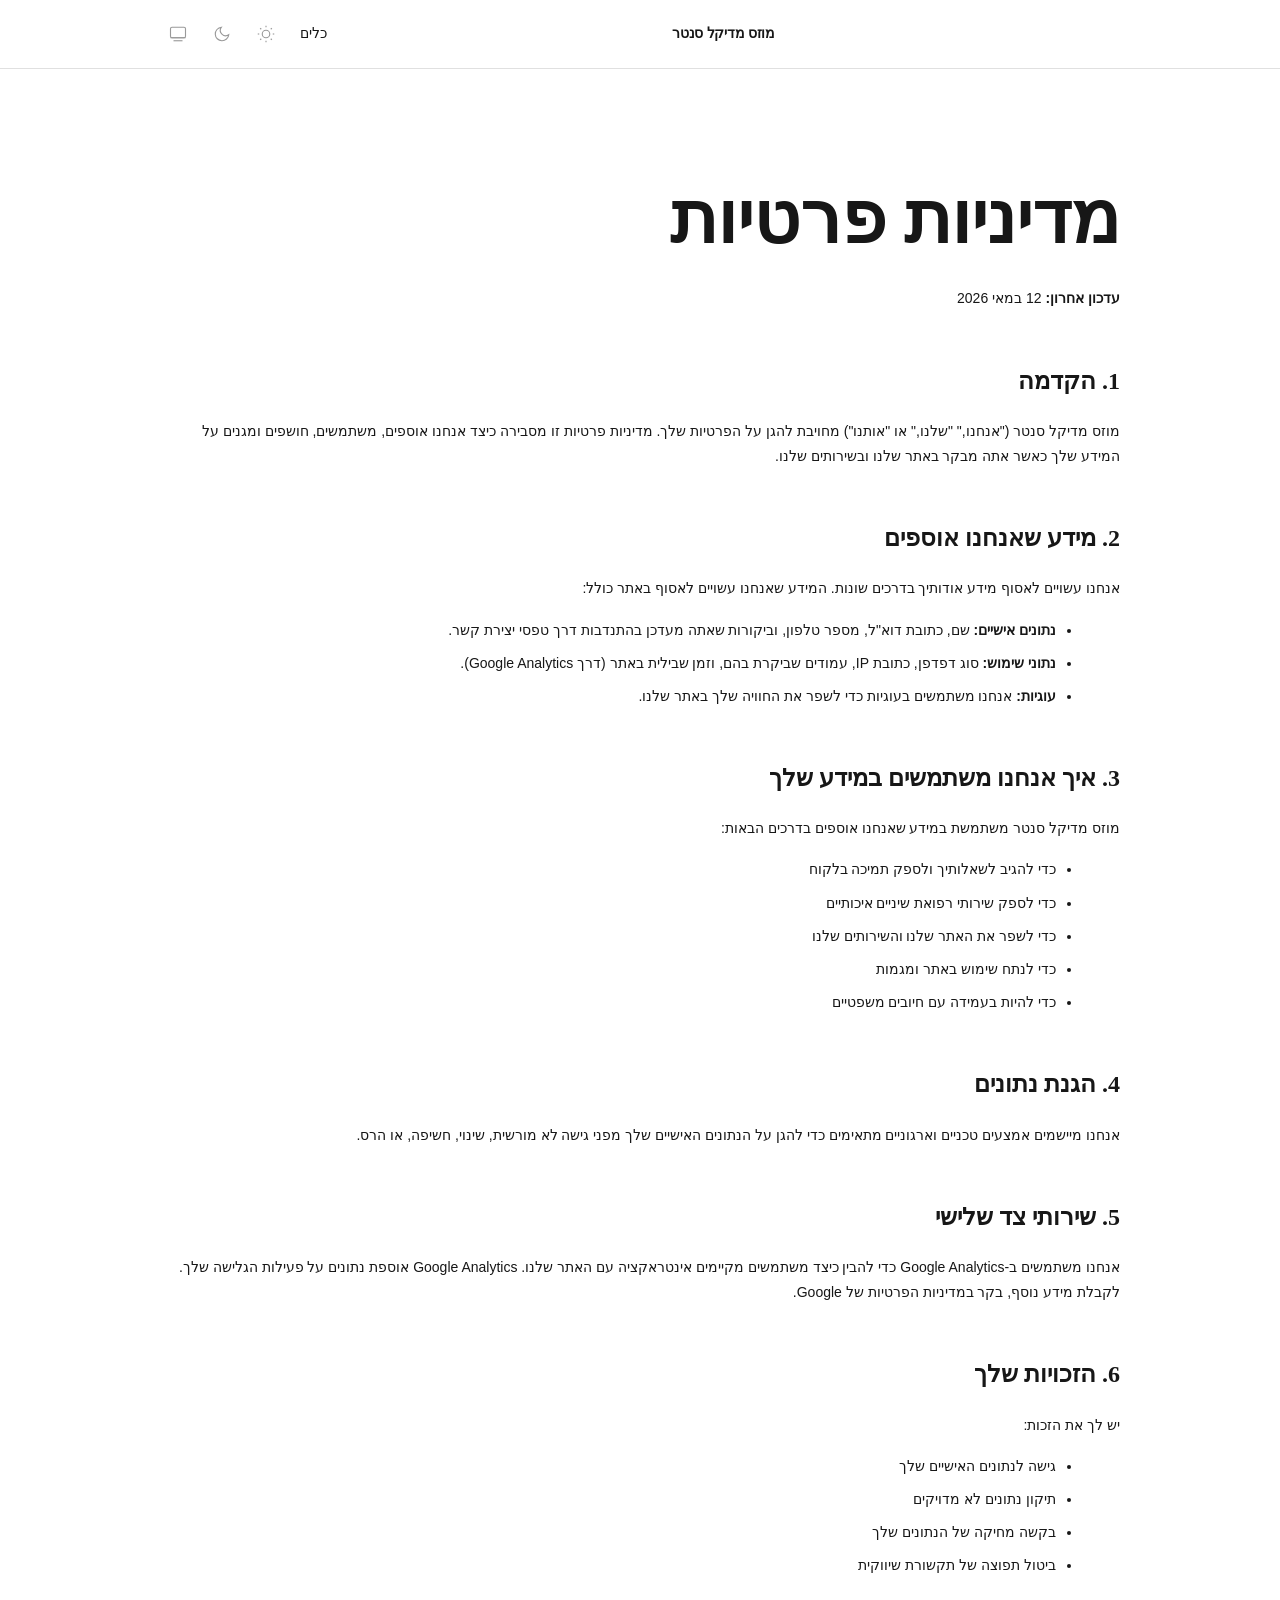
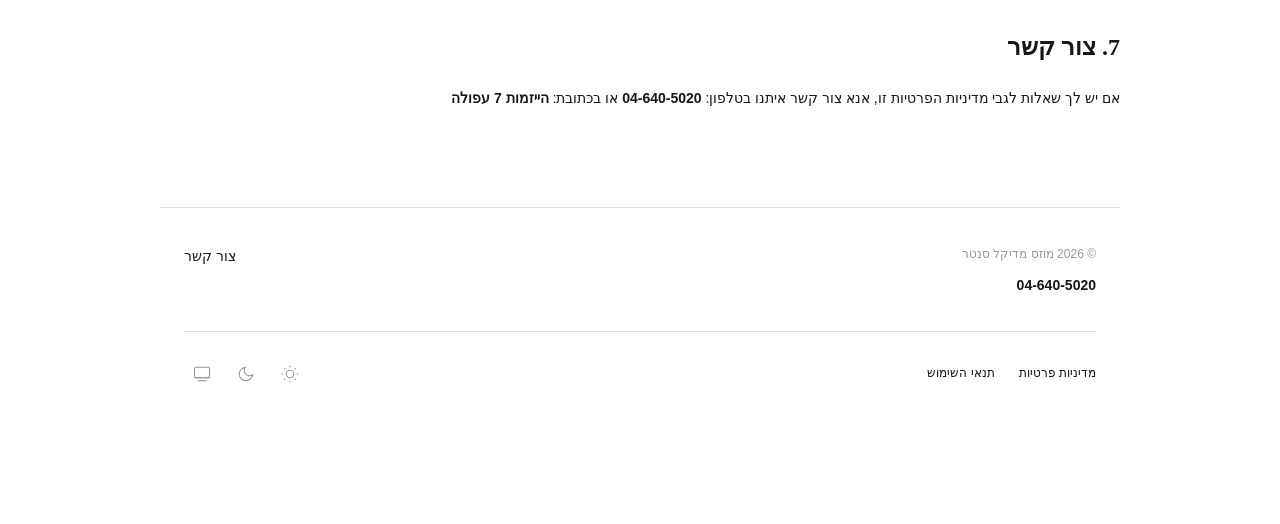
<file: public/privacy-policy-he.html>
<!DOCTYPE html>
<html lang="he" dir="rtl">
<head>
    <meta charset="UTF-8">
    <meta name="viewport" content="width=device-width, initial-scale=1.0">
    <title>מדיניות פרטיות - מוזס מדיקל סנטר</title>
    <style>
        :root {
            color-scheme: light dark;
        }

        :root[data-theme="dark"],
        :root {
            --background: #171717;
            --surface: #000000;
            --text-primary: #eaeaea;
            --text-muted: #686868;
            --accent: #0070f3;
            --border: #383838;
            --ease: cubic-bezier(0.5, 0.25, 0.35, 1);
        }

        :root[data-theme="light"] {
            --background: #ffffff;
            --surface: #ffffff;
            --text-primary: #171717;
            --text-muted: #999999;
            --accent: #0070f3;
            --border: #e0e0e0;
            --ease: cubic-bezier(0.5, 0.25, 0.35, 1);
        }

        body {
            background-color: var(--background);
            font-family: Geist, -apple-system, BlinkMacSystemFont, 'Segoe UI', Roboto, sans-serif;
            max-width: 960px;
            margin: 0 auto;
            padding: 96px 24px;
            line-height: 1.8;
            color: var(--text-primary);
            direction: rtl;
            transition: background-color 0.15s var(--ease), color 0.15s var(--ease);
        }
        h1 {
            font-family: Georgia, serif;
            font-size: 72px;
            font-weight: 700;
            color: var(--text-primary);
            line-height: 1.2;
            margin: 0 0 24px 0;
        }
        h2 {
            font-family: Georgia, serif;
            font-size: 24px;
            font-weight: 700;
            color: var(--text-primary);
            margin-top: 48px;
            margin-bottom: 16px;
        }
        p {
            font-size: 14px;
            line-height: 1.8;
            color: var(--text-primary);
            margin: 0 0 16px 0;
        }
        strong {
            color: var(--text-primary);
            font-weight: 600;
        }
        ul {
            font-size: 14px;
            line-height: 1.8;
            color: var(--text-primary);
            margin: 0 24px 16px 0;
        }
        li {
            margin-bottom: 8px;
        }
        a {
            color: var(--accent);
            text-decoration: none;
            transition: color 0.15s var(--ease);
        }
        a:hover {
            color: var(--accent);
            text-decoration: underline;
        }
        hr {
            border: none;
            border-top: 1px solid var(--border);
            margin: 48px 0;
        }
        .content {
            max-width: 960px;
            margin: 0 auto;
        }
    </style>
    <script>
        function updateThemeButtons() {
            const theme = localStorage.getItem('theme') || 'auto';
            ['nav-theme-light', 'nav-theme-dark', 'nav-theme-auto', 'footer-theme-light', 'footer-theme-dark', 'footer-theme-auto'].forEach(id => {
                const btn = document.getElementById(id);
                if (btn) {
                    const btnTheme = id.split('-')[2];
                    if (btnTheme === theme) {
                        btn.style.background = 'var(--surface)';
                        btn.style.border = '1px solid var(--border)';
                        btn.style.color = 'var(--text-primary)';
                    } else {
                        btn.style.background = 'transparent';
                        btn.style.border = 'none';
                        btn.style.color = 'var(--text-muted)';
                    }
                }
            });
        }

        function setTheme(newTheme) {
            localStorage.setItem('theme', newTheme);
            let effectiveTheme = newTheme;
            if (newTheme === 'auto') {
                effectiveTheme = window.matchMedia('(prefers-color-scheme: dark)').matches ? 'dark' : 'light';
            }
            document.documentElement.setAttribute('data-theme', effectiveTheme);
            updateThemeButtons();
        }

        (function() {
            const theme = localStorage.getItem('theme') || 'auto';
            let effectiveTheme = theme;
            if (theme === 'auto') {
                effectiveTheme = window.matchMedia('(prefers-color-scheme: dark)').matches ? 'dark' : 'light';
            }
            document.documentElement.setAttribute('data-theme', effectiveTheme);
            updateThemeButtons();
        })();
    </script>
</head>
<body>
    <!-- Nav -->
    <nav style="position: fixed; top: 0; left: 0; right: 0; z-index: 50; background: var(--background); border-bottom: 1px solid var(--border); color: var(--text-primary); transition: background 0.15s var(--ease), border-color 0.15s var(--ease), color 0.15s var(--ease);">
      <div style="max-width: 960px; margin: 0 auto; padding: 16px 24px; display: flex; align-items: center; justify-content: space-between; direction: rtl;">
        <div></div>
        <a href="/" style="display: flex; align-items: center; gap: 8px; text-decoration: none; cursor: pointer; transition: opacity 0.15s cubic-bezier(0.5, 0.25, 0.35, 1);" onmouseover="this.style.opacity='0.8'" onmouseout="this.style.opacity='1'">
          <span style="font-size: 14px; font-weight: 700; color: var(--text-primary); letter-spacing: -0.02em;">מוזס מדיקל סנטר</span>
        </a>
        <div style="display: flex; align-items: center; gap: 16px;">
          <a href="/tools" style="color: var(--text-primary); text-decoration: none; font-size: 14px; cursor: pointer; transition: color 0.15s var(--ease);">כלים</a>
          <div style="display: inline-flex; align-items: center; gap: 8px;">
            <button onclick="setTheme('light')" aria-label="Light mode" style="background: transparent; border: none; width: 36px; height: 36px; padding: 0; display: flex; align-items: center; justify-content: center; cursor: pointer; transition: background 0.15s var(--ease), border 0.15s var(--ease); border-radius: 50%;" id="nav-theme-light"><svg width="18" height="18" viewBox="0 0 24 24" fill="none" stroke="currentColor" stroke-width="1.5" style="color: var(--text-muted);" class="theme-icon"><circle cx="12" cy="12" r="5"/><line x1="12" y1="1" x2="12" y2="3"/><line x1="12" y1="21" x2="12" y2="23"/><line x1="4.22" y1="4.22" x2="5.64" y2="5.64"/><line x1="18.36" y1="18.36" x2="19.78" y2="19.78"/><line x1="1" y1="12" x2="3" y2="12"/><line x1="21" y1="12" x2="23" y2="12"/><line x1="4.22" y1="19.78" x2="5.64" y2="18.36"/><line x1="18.36" y1="5.64" x2="19.78" y2="4.22"/></svg></button>
            <button onclick="setTheme('dark')" aria-label="Dark mode" style="background: transparent; border: none; width: 36px; height: 36px; padding: 0; display: flex; align-items: center; justify-content: center; cursor: pointer; transition: background 0.15s var(--ease), border 0.15s var(--ease); border-radius: 50%;" id="nav-theme-dark"><svg width="18" height="18" viewBox="0 0 24 24" fill="none" stroke="currentColor" stroke-width="1.5" style="color: var(--text-muted);" class="theme-icon"><path d="M21 12.79A9 9 0 1 1 11.21 3 7 7 0 0 0 21 12.79z"/></svg></button>
            <button onclick="setTheme('auto')" aria-label="Auto mode" style="background: transparent; border: none; width: 36px; height: 36px; padding: 0; display: flex; align-items: center; justify-content: center; cursor: pointer; transition: background 0.15s var(--ease), border 0.15s var(--ease); border-radius: 50%;" id="nav-theme-auto"><svg width="18" height="18" viewBox="0 0 24 24" fill="none" stroke="currentColor" stroke-width="1.5" style="color: var(--text-muted);" class="theme-icon"><rect x="2" y="3" width="20" height="14" rx="2" ry="2"/><line x1="2" y1="17" x2="22" y2="17"/><line x1="6" y1="21" x2="18" y2="21"/></svg></button>
          </div>
        </div>
      </div>
    </nav>
    <div style="height: 80px;"></div>

    <div class="content">
    <h1>מדיניות פרטיות</h1>
    <p><strong>עדכון אחרון:</strong> 12 במאי 2026</p>

    <h2>1. הקדמה</h2>
    <p>מוזס מדיקל סנטר ("אנחנו," "שלנו," או "אותנו") מחויבת להגן על הפרטיות שלך. מדיניות פרטיות זו מסבירה כיצד אנחנו אוספים, משתמשים, חושפים ומגנים על המידע שלך כאשר אתה מבקר באתר שלנו ובשירותים שלנו.</p>

    <h2>2. מידע שאנחנו אוספים</h2>
    <p>אנחנו עשויים לאסוף מידע אודותיך בדרכים שונות. המידע שאנחנו עשויים לאסוף באתר כולל:</p>
    <ul>
        <li><strong>נתונים אישיים:</strong> שם, כתובת דוא"ל, מספר טלפון, וביקורות שאתה מעדכן בהתנדבות דרך טפסי יצירת קשר.</li>
        <li><strong>נתוני שימוש:</strong> סוג דפדפן, כתובת IP, עמודים שביקרת בהם, וזמן שבילית באתר (דרך Google Analytics).</li>
        <li><strong>עוגיות:</strong> אנחנו משתמשים בעוגיות כדי לשפר את החוויה שלך באתר שלנו.</li>
    </ul>

    <h2>3. איך אנחנו משתמשים במידע שלך</h2>
    <p>מוזס מדיקל סנטר משתמשת במידע שאנחנו אוספים בדרכים הבאות:</p>
    <ul>
        <li>כדי להגיב לשאלותיך ולספק תמיכה בלקוח</li>
        <li>כדי לספק שירותי רפואת שיניים איכותיים</li>
        <li>כדי לשפר את האתר שלנו והשירותים שלנו</li>
        <li>כדי לנתח שימוש באתר ומגמות</li>
        <li>כדי להיות בעמידה עם חיובים משפטיים</li>
    </ul>

    <h2>4. הגנת נתונים</h2>
    <p>אנחנו מיישמים אמצעים טכניים וארגוניים מתאימים כדי להגן על הנתונים האישיים שלך מפני גישה לא מורשית, שינוי, חשיפה, או הרס.</p>

    <h2>5. שירותי צד שלישי</h2>
    <p>אנחנו משתמשים ב-Google Analytics כדי להבין כיצד משתמשים מקיימים אינטראקציה עם האתר שלנו. Google Analytics אוספת נתונים על פעילות הגלישה שלך. לקבלת מידע נוסף, בקר במדיניות הפרטיות של Google.</p>

    <h2>6. הזכויות שלך</h2>
    <p>יש לך את הזכות:</p>
    <ul>
        <li>גישה לנתונים האישיים שלך</li>
        <li>תיקון נתונים לא מדויקים</li>
        <li>בקשה מחיקה של הנתונים שלך</li>
        <li>ביטול תפוצה של תקשורת שיווקית</li>
    </ul>

    <h2>7. צור קשר</h2>
    <p>אם יש לך שאלות לגבי מדיניות הפרטיות זו, אנא צור קשר איתנו בטלפון: <strong>04-640-5020</strong> או בכתובת: <strong>הייזמות 7 עפולה</strong></p>
    </div>

    <!-- Footer -->
    <footer style="padding: 36px 24px; border-top: 1px solid var(--border); background-color: var(--background); transition: background 0.15s var(--ease), border-color 0.15s var(--ease); margin-top: 96px;">
      <div style="max-width: 960px; margin: 0 auto;">
        <div style="display: flex; flex-direction: row; align-items: flex-start; justify-content: space-between; gap: 32px; margin-bottom: 32px; direction: rtl;">
          <div style="display: flex; flex-direction: column; gap: 8px;">
            <p style="font-size: 12px; font-family: Geist, sans-serif; color: var(--text-muted); margin: 0;">© 2026 מוזס מדיקל סנטר</p>
            <p style="font-size: 14px; font-family: Geist, sans-serif; font-weight: 600; color: var(--text-primary); margin: 0;">04-640-5020</p>
          </div>
          <a href="tel:0464050520" style="font-size: 14px; font-family: Geist, sans-serif; color: var(--text-primary); text-decoration: none; transition: color 0.15s var(--ease);" onmouseover="this.style.color='var(--accent)'" onmouseout="this.style.color='var(--text-primary)'">צור קשר</a>
        </div>
        <div style="border-top: 1px solid var(--border); padding-top: 24px;">
          <div style="display: flex; flex-direction: row; align-items: center; justify-content: space-between; direction: rtl;">
            <div style="display: flex; flex-direction: row; gap: 24px;">
              <a href="/privacy-policy-he.html" style="font-size: 12px; font-family: Geist, sans-serif; color: var(--text-primary); text-decoration: none; transition: color 0.15s var(--ease);" onmouseover="this.style.color='var(--accent)'" onmouseout="this.style.color='var(--text-primary)'">מדיניות פרטיות</a>
              <a href="/terms-of-use-he.html" style="font-size: 12px; font-family: Geist, sans-serif; color: var(--text-primary); text-decoration: none; transition: color 0.15s var(--ease);" onmouseover="this.style.color='var(--accent)'" onmouseout="this.style.color='var(--text-primary)'">תנאי השימוש</a>
            </div>
            <div style="display: inline-flex; align-items: center; gap: 8px;">
              <button onclick="setTheme('light')" aria-label="Light mode" style="background: transparent; border: none; width: 36px; height: 36px; padding: 0; display: flex; align-items: center; justify-content: center; cursor: pointer; transition: background 0.15s var(--ease), border 0.15s var(--ease); border-radius: 50%;" id="footer-theme-light"><svg width="18" height="18" viewBox="0 0 24 24" fill="none" stroke="currentColor" stroke-width="1.5" style="color: var(--text-muted);" class="theme-icon"><circle cx="12" cy="12" r="5"/><line x1="12" y1="1" x2="12" y2="3"/><line x1="12" y1="21" x2="12" y2="23"/><line x1="4.22" y1="4.22" x2="5.64" y2="5.64"/><line x1="18.36" y1="18.36" x2="19.78" y2="19.78"/><line x1="1" y1="12" x2="3" y2="12"/><line x1="21" y1="12" x2="23" y2="12"/><line x1="4.22" y1="19.78" x2="5.64" y2="18.36"/><line x1="18.36" y1="5.64" x2="19.78" y2="4.22"/></svg></button>
              <button onclick="setTheme('dark')" aria-label="Dark mode" style="background: transparent; border: none; width: 36px; height: 36px; padding: 0; display: flex; align-items: center; justify-content: center; cursor: pointer; transition: background 0.15s var(--ease), border 0.15s var(--ease); border-radius: 50%;" id="footer-theme-dark"><svg width="18" height="18" viewBox="0 0 24 24" fill="none" stroke="currentColor" stroke-width="1.5" style="color: var(--text-muted);" class="theme-icon"><path d="M21 12.79A9 9 0 1 1 11.21 3 7 7 0 0 0 21 12.79z"/></svg></button>
              <button onclick="setTheme('auto')" aria-label="Auto mode" style="background: transparent; border: none; width: 36px; height: 36px; padding: 0; display: flex; align-items: center; justify-content: center; cursor: pointer; transition: background 0.15s var(--ease), border 0.15s var(--ease); border-radius: 50%;" id="footer-theme-auto"><svg width="18" height="18" viewBox="0 0 24 24" fill="none" stroke="currentColor" stroke-width="1.5" style="color: var(--text-muted);" class="theme-icon"><rect x="2" y="3" width="20" height="14" rx="2" ry="2"/><line x1="2" y1="17" x2="22" y2="17"/><line x1="6" y1="21" x2="18" y2="21"/></svg></button>
            </div>
          </div>
        </div>
      </div>
    </footer>
</body>
</html>
</file>
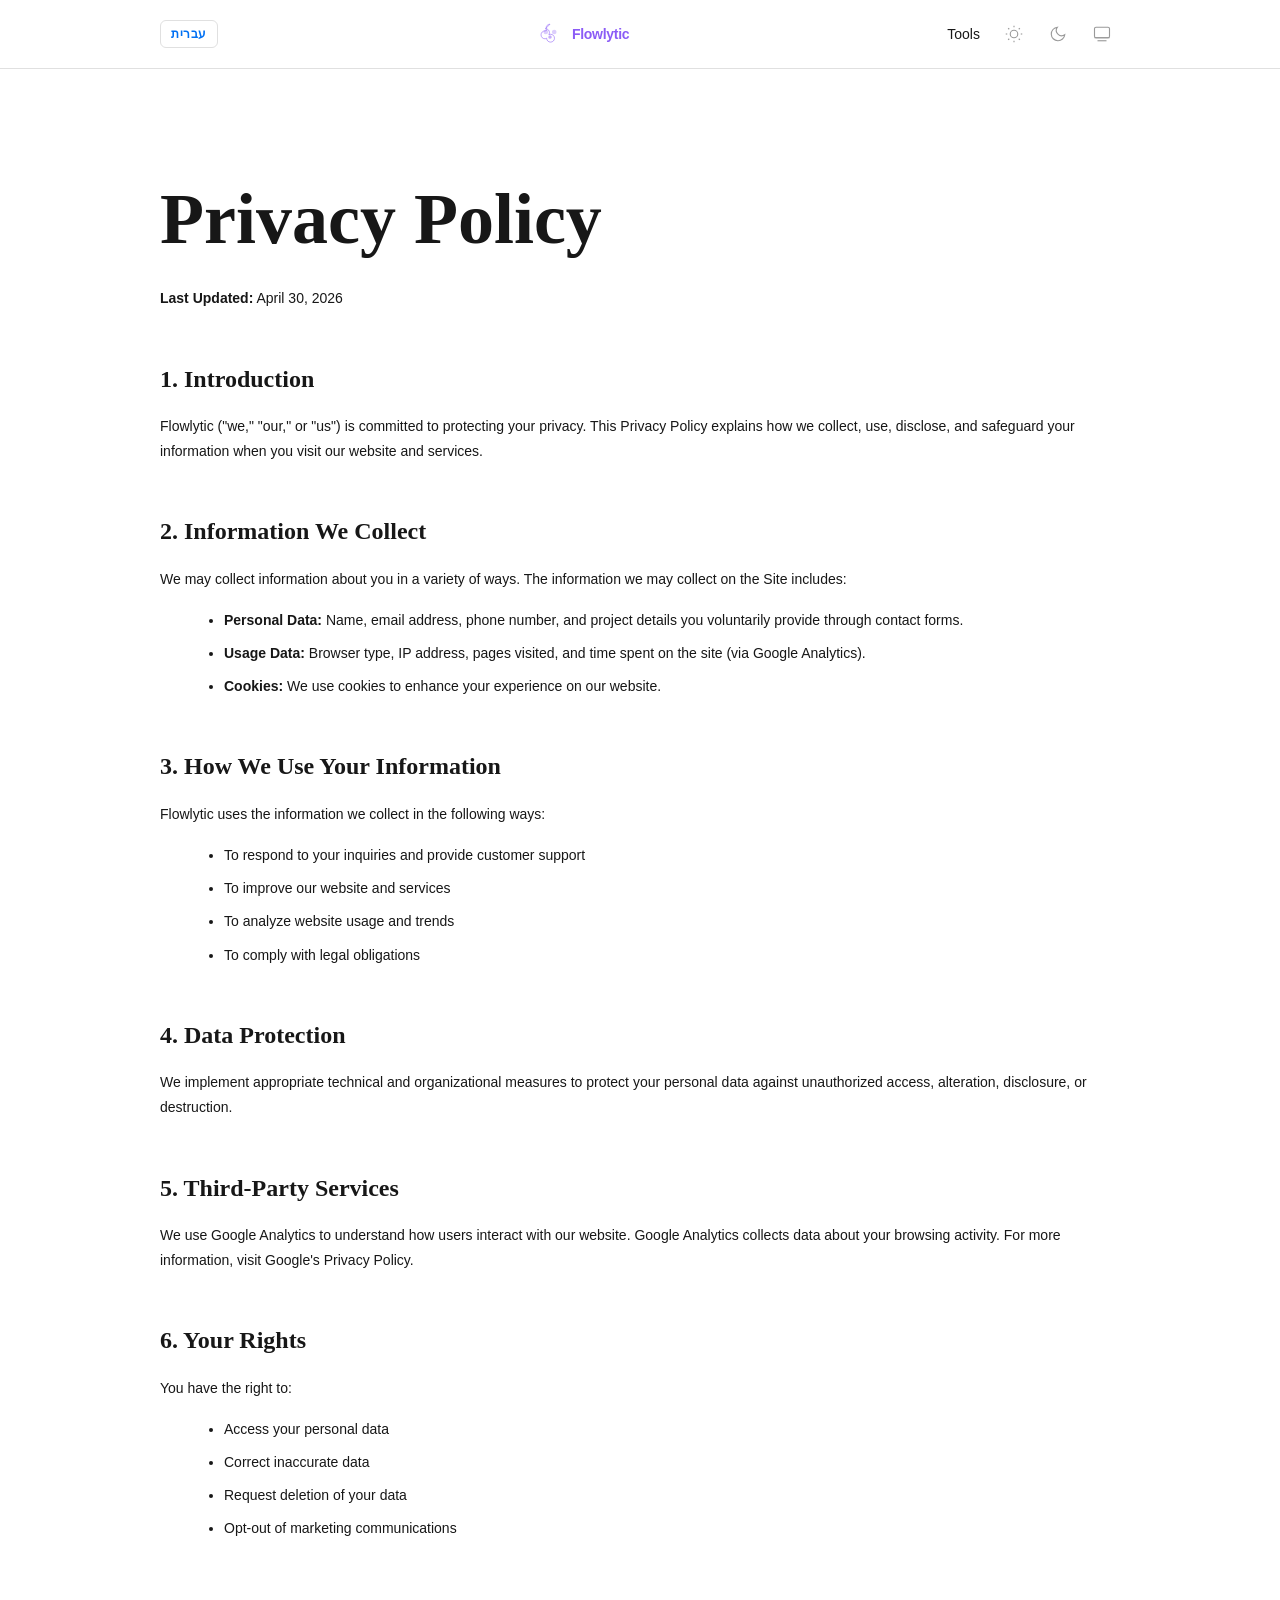
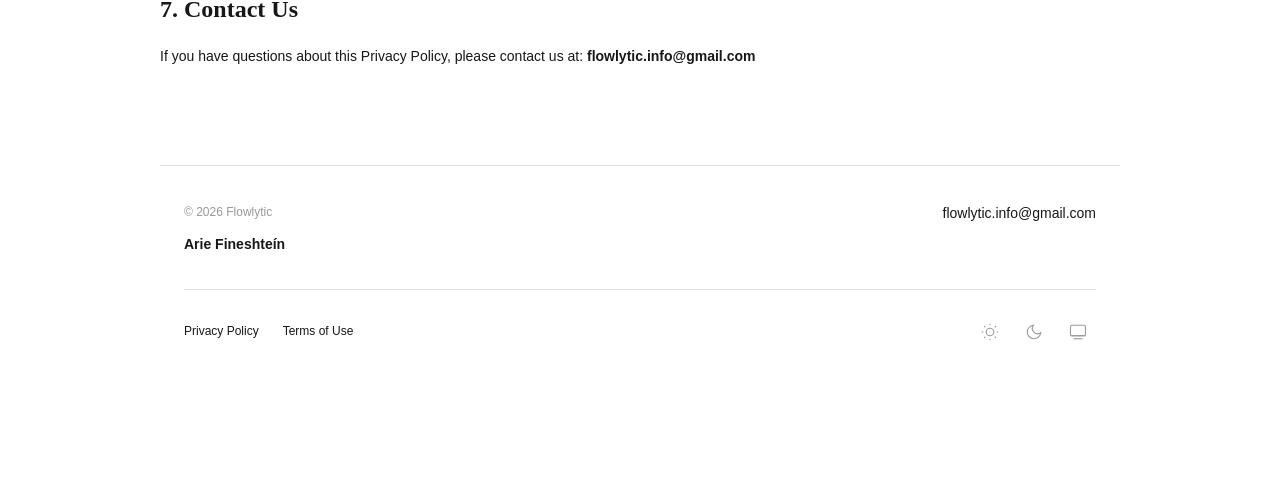
<file: public/privacy-policy.html>
<!DOCTYPE html>
<html lang="en">
<head>
    <meta charset="UTF-8">
    <meta name="viewport" content="width=device-width, initial-scale=1.0">
    <title>Privacy Policy - Flowlytic</title>
    <style>
        :root {
            color-scheme: light dark;
        }

        :root[data-theme="dark"],
        :root {
            --background: #171717;
            --surface: #000000;
            --text-primary: #eaeaea;
            --text-muted: #686868;
            --accent: #0070f3;
            --border: #383838;
            --ease: cubic-bezier(0.5, 0.25, 0.35, 1);
        }

        :root[data-theme="light"] {
            --background: #ffffff;
            --surface: #ffffff;
            --text-primary: #171717;
            --text-muted: #999999;
            --accent: #0070f3;
            --border: #e0e0e0;
            --ease: cubic-bezier(0.5, 0.25, 0.35, 1);
        }

        body {
            font-family: Geist, -apple-system, BlinkMacSystemFont, 'Segoe UI', Roboto, sans-serif;
            background-color: var(--background);
            margin: 0;
            padding: 96px 24px;
            line-height: 1.6;
            color: var(--text-primary);
            transition: background-color 0.15s var(--ease), color 0.15s var(--ease);
        }
        .content {
            max-width: 960px;
            margin: 0 auto;
        }
        h1 {
            font-family: Georgia, serif;
            font-size: 72px;
            font-weight: 700;
            color: var(--text-primary);
            line-height: 1.2;
            margin: 0 0 24px 0;
        }
        h2 {
            font-family: Georgia, serif;
            font-size: 24px;
            font-weight: 700;
            color: var(--text-primary);
            margin-top: 48px;
            margin-bottom: 16px;
        }
        p {
            font-size: 14px;
            line-height: 1.8;
            color: var(--text-primary);
            margin: 0 0 16px 0;
        }
        strong {
            color: var(--text-primary);
            font-weight: 600;
        }
        ul {
            font-size: 14px;
            line-height: 1.8;
            color: var(--text-primary);
            margin: 0 0 16px 24px;
        }
        li {
            margin-bottom: 8px;
        }
        a {
            color: var(--accent);
            text-decoration: none;
            transition: color 0.15s var(--ease);
        }
        a:hover {
            color: var(--accent);
            text-decoration: underline;
        }
        hr {
            border: none;
            border-top: 1px solid var(--border);
            margin: 48px 0;
        }
    </style>
    <script>
        function updateThemeButtons() {
            const theme = localStorage.getItem('theme') || 'auto';
            ['nav-theme-light', 'nav-theme-dark', 'nav-theme-auto', 'footer-theme-light', 'footer-theme-dark', 'footer-theme-auto'].forEach(id => {
                const btn = document.getElementById(id);
                if (btn) {
                    const btnTheme = id.split('-')[2];
                    if (btnTheme === theme) {
                        btn.style.background = 'var(--surface)';
                        btn.style.border = '1px solid var(--border)';
                        btn.style.color = 'var(--text-primary)';
                    } else {
                        btn.style.background = 'transparent';
                        btn.style.border = 'none';
                        btn.style.color = 'var(--text-muted)';
                    }
                }
            });
        }

        function setTheme(newTheme) {
            localStorage.setItem('theme', newTheme);
            let effectiveTheme = newTheme;
            if (newTheme === 'auto') {
                effectiveTheme = window.matchMedia('(prefers-color-scheme: dark)').matches ? 'dark' : 'light';
            }
            document.documentElement.setAttribute('data-theme', effectiveTheme);
            updateThemeButtons();
        }

        (function() {
            const theme = localStorage.getItem('theme') || 'auto';
            let effectiveTheme = theme;
            if (theme === 'auto') {
                effectiveTheme = window.matchMedia('(prefers-color-scheme: dark)').matches ? 'dark' : 'light';
            }
            document.documentElement.setAttribute('data-theme', effectiveTheme);
            updateThemeButtons();
        })();
    </script>
</head>
<body>
    <!-- Nav -->
    <nav style="position: fixed; top: 0; left: 0; right: 0; z-index: 50; background: var(--background); border-bottom: 1px solid var(--border); color: var(--text-primary); transition: background 0.15s var(--ease), border-color 0.15s var(--ease), color 0.15s var(--ease);">
      <div style="max-width: 960px; margin: 0 auto; padding: 16px 24px; display: flex; align-items: center; justify-content: space-between;">
        <div style="display: flex; align-items: center; gap: 16px;">
          <button onclick="location.href='/privacy-policy-he.html'" style="font-size: 12px; font-weight: 600; text-transform: uppercase; letter-spacing: 0.05em; padding: 6px 10px; border-radius: 6px; border: 1px solid var(--border); background-color: transparent; color: #0070f3; cursor: pointer; transition: all 0.15s var(--ease);" onmouseover="this.style.backgroundColor='var(--surface)'" onmouseout="this.style.backgroundColor='transparent'">עברית</button>
        </div>
        <a href="/" style="display: flex; align-items: center; gap: 8px; text-decoration: none; cursor: pointer; transition: opacity 0.15s cubic-bezier(0.5, 0.25, 0.35, 1);" onmouseover="this.style.opacity='0.8'" onmouseout="this.style.opacity='1'">
          <svg width="28" height="28" viewBox="0 0 100 100" fill="none" xmlns="http://www.w3.org/2000/svg">
            <path d="M50 15c-8 0-14 6-14 14 0 3 1 6 2 8-2 1-4 2-6 2-8 0-14 6-14 14 0 8 6 14 14 14 2 0 4-1 6-2 0 8 6 14 14 14 8 0 14-6 14-14 0-8-6-14-14-14-2 0-4 1-6 2 1-2 2-5 2-8 0-8-6-14-14-14z" stroke="#8B5CF6" stroke-width="2" fill="none"/>
            <path d="M35 35c-4 0-8 3-8 8s3 8 8 8 8-3 8-8-3-8-8-8z" fill="#8B5CF6" opacity="0.3"/>
            <path d="M65 35c-4 0-8 3-8 8s3 8 8 8 8-3 8-8-3-8-8-8z" fill="#8B5CF6" opacity="0.3"/>
            <path d="M50 55c-3 0-6 2-6 6s2 6 6 6 6-2 6-6-2-6-6-6z" fill="#8B5CF6" opacity="0.5"/>
          </svg>
          <span style="font-size: 14px; font-weight: 700; color: #8B5CF6; letter-spacing: -0.02em;">Flowlytic</span>
        </a>
        <div style="display: flex; align-items: center; gap: 16px;">
          <a href="/tools" style="color: var(--text-primary); text-decoration: none; font-size: 14px; cursor: pointer; transition: color 0.15s var(--ease);">Tools</a>
          <div style="display: inline-flex; align-items: center; gap: 8px;">
            <button onclick="setTheme('light')" aria-label="Light mode" style="background: transparent; border: none; width: 36px; height: 36px; padding: 0; display: flex; align-items: center; justify-content: center; cursor: pointer; transition: background 0.15s var(--ease), border 0.15s var(--ease); border-radius: 50%;" id="nav-theme-light"><svg width="18" height="18" viewBox="0 0 24 24" fill="none" stroke="currentColor" stroke-width="1.5" style="color: var(--text-muted);" class="theme-icon"><circle cx="12" cy="12" r="5"/><line x1="12" y1="1" x2="12" y2="3"/><line x1="12" y1="21" x2="12" y2="23"/><line x1="4.22" y1="4.22" x2="5.64" y2="5.64"/><line x1="18.36" y1="18.36" x2="19.78" y2="19.78"/><line x1="1" y1="12" x2="3" y2="12"/><line x1="21" y1="12" x2="23" y2="12"/><line x1="4.22" y1="19.78" x2="5.64" y2="18.36"/><line x1="18.36" y1="5.64" x2="19.78" y2="4.22"/></svg></button>
            <button onclick="setTheme('dark')" aria-label="Dark mode" style="background: transparent; border: none; width: 36px; height: 36px; padding: 0; display: flex; align-items: center; justify-content: center; cursor: pointer; transition: background 0.15s var(--ease), border 0.15s var(--ease); border-radius: 50%;" id="nav-theme-dark"><svg width="18" height="18" viewBox="0 0 24 24" fill="none" stroke="currentColor" stroke-width="1.5" style="color: var(--text-muted);" class="theme-icon"><path d="M21 12.79A9 9 0 1 1 11.21 3 7 7 0 0 0 21 12.79z"/></svg></button>
            <button onclick="setTheme('auto')" aria-label="Auto mode" style="background: transparent; border: none; width: 36px; height: 36px; padding: 0; display: flex; align-items: center; justify-content: center; cursor: pointer; transition: background 0.15s var(--ease), border 0.15s var(--ease); border-radius: 50%;" id="nav-theme-auto"><svg width="18" height="18" viewBox="0 0 24 24" fill="none" stroke="currentColor" stroke-width="1.5" style="color: var(--text-muted);" class="theme-icon"><rect x="2" y="3" width="20" height="14" rx="2" ry="2"/><line x1="2" y1="17" x2="22" y2="17"/><line x1="6" y1="21" x2="18" y2="21"/></svg></button>
          </div>
        </div>
      </div>
    </nav>
    <div style="height: 80px;"></div>

    <div class="content">
    <h1>Privacy Policy</h1>
    <p><strong>Last Updated:</strong> April 30, 2026</p>

    <h2>1. Introduction</h2>
    <p>Flowlytic ("we," "our," or "us") is committed to protecting your privacy. This Privacy Policy explains how we collect, use, disclose, and safeguard your information when you visit our website and services.</p>

    <h2>2. Information We Collect</h2>
    <p>We may collect information about you in a variety of ways. The information we may collect on the Site includes:</p>
    <ul>
        <li><strong>Personal Data:</strong> Name, email address, phone number, and project details you voluntarily provide through contact forms.</li>
        <li><strong>Usage Data:</strong> Browser type, IP address, pages visited, and time spent on the site (via Google Analytics).</li>
        <li><strong>Cookies:</strong> We use cookies to enhance your experience on our website.</li>
    </ul>

    <h2>3. How We Use Your Information</h2>
    <p>Flowlytic uses the information we collect in the following ways:</p>
    <ul>
        <li>To respond to your inquiries and provide customer support</li>
        <li>To improve our website and services</li>
        <li>To analyze website usage and trends</li>
        <li>To comply with legal obligations</li>
    </ul>

    <h2>4. Data Protection</h2>
    <p>We implement appropriate technical and organizational measures to protect your personal data against unauthorized access, alteration, disclosure, or destruction.</p>

    <h2>5. Third-Party Services</h2>
    <p>We use Google Analytics to understand how users interact with our website. Google Analytics collects data about your browsing activity. For more information, visit Google's Privacy Policy.</p>

    <h2>6. Your Rights</h2>
    <p>You have the right to:</p>
    <ul>
        <li>Access your personal data</li>
        <li>Correct inaccurate data</li>
        <li>Request deletion of your data</li>
        <li>Opt-out of marketing communications</li>
    </ul>

    <h2>7. Contact Us</h2>
    <p>If you have questions about this Privacy Policy, please contact us at: <strong>flowlytic.info@gmail.com</strong></p>

    <!-- Footer -->
    <footer style="padding: 36px 24px; border-top: 1px solid var(--border); background-color: var(--background); transition: background 0.15s var(--ease), border-color 0.15s var(--ease); margin-top: 96px;">
      <div style="max-width: 960px; margin: 0 auto;">
        <div style="display: flex; flex-direction: row; align-items: flex-start; justify-content: space-between; gap: 32px; margin-bottom: 32px;">
          <div style="display: flex; flex-direction: column; gap: 8px;">
            <p style="font-size: 12px; font-family: Geist, sans-serif; color: var(--text-muted); margin: 0;">© 2026 Flowlytic</p>
            <p style="font-size: 14px; font-family: Geist, sans-serif; font-weight: 600; color: var(--text-primary); margin: 0;">Arie Fineshteín</p>
          </div>
          <a href="mailto:flowlytic.info@gmail.com" style="font-size: 14px; font-family: Geist, sans-serif; color: var(--text-primary); text-decoration: none; transition: color 0.15s var(--ease);" onmouseover="this.style.color='var(--accent)'" onmouseout="this.style.color='var(--text-primary)'">flowlytic.info@gmail.com</a>
        </div>
        <div style="border-top: 1px solid var(--border); padding-top: 24px;">
          <div style="display: flex; flex-direction: row; align-items: center; justify-content: space-between;">
            <div style="display: flex; flex-direction: row; gap: 24px;">
              <a href="/privacy-policy.html" style="font-size: 12px; font-family: Geist, sans-serif; color: var(--text-primary); text-decoration: none; transition: color 0.15s var(--ease);" onmouseover="this.style.color='var(--accent)'" onmouseout="this.style.color='var(--text-primary)'">Privacy Policy</a>
              <a href="/terms-of-use.html" style="font-size: 12px; font-family: Geist, sans-serif; color: var(--text-primary); text-decoration: none; transition: color 0.15s var(--ease);" onmouseover="this.style.color='var(--accent)'" onmouseout="this.style.color='var(--text-primary)'">Terms of Use</a>
            </div>
            <div style="display: inline-flex; align-items: center; gap: 8px;">
              <button onclick="setTheme('light')" aria-label="Light mode" style="background: transparent; border: none; width: 36px; height: 36px; padding: 0; display: flex; align-items: center; justify-content: center; cursor: pointer; transition: background 0.15s var(--ease), border 0.15s var(--ease); border-radius: 50%;" id="footer-theme-light"><svg width="18" height="18" viewBox="0 0 24 24" fill="none" stroke="currentColor" stroke-width="1.5" style="color: var(--text-muted);" class="theme-icon"><circle cx="12" cy="12" r="5"/><line x1="12" y1="1" x2="12" y2="3"/><line x1="12" y1="21" x2="12" y2="23"/><line x1="4.22" y1="4.22" x2="5.64" y2="5.64"/><line x1="18.36" y1="18.36" x2="19.78" y2="19.78"/><line x1="1" y1="12" x2="3" y2="12"/><line x1="21" y1="12" x2="23" y2="12"/><line x1="4.22" y1="19.78" x2="5.64" y2="18.36"/><line x1="18.36" y1="5.64" x2="19.78" y2="4.22"/></svg></button>
              <button onclick="setTheme('dark')" aria-label="Dark mode" style="background: transparent; border: none; width: 36px; height: 36px; padding: 0; display: flex; align-items: center; justify-content: center; cursor: pointer; transition: background 0.15s var(--ease), border 0.15s var(--ease); border-radius: 50%;" id="footer-theme-dark"><svg width="18" height="18" viewBox="0 0 24 24" fill="none" stroke="currentColor" stroke-width="1.5" style="color: var(--text-muted);" class="theme-icon"><path d="M21 12.79A9 9 0 1 1 11.21 3 7 7 0 0 0 21 12.79z"/></svg></button>
              <button onclick="setTheme('auto')" aria-label="Auto mode" style="background: transparent; border: none; width: 36px; height: 36px; padding: 0; display: flex; align-items: center; justify-content: center; cursor: pointer; transition: background 0.15s var(--ease), border 0.15s var(--ease); border-radius: 50%;" id="footer-theme-auto"><svg width="18" height="18" viewBox="0 0 24 24" fill="none" stroke="currentColor" stroke-width="1.5" style="color: var(--text-muted);" class="theme-icon"><rect x="2" y="3" width="20" height="14" rx="2" ry="2"/><line x1="2" y1="17" x2="22" y2="17"/><line x1="6" y1="21" x2="18" y2="21"/></svg></button>
            </div>
          </div>
        </div>
      </div>
    </footer>
</body>
</html>
</file>
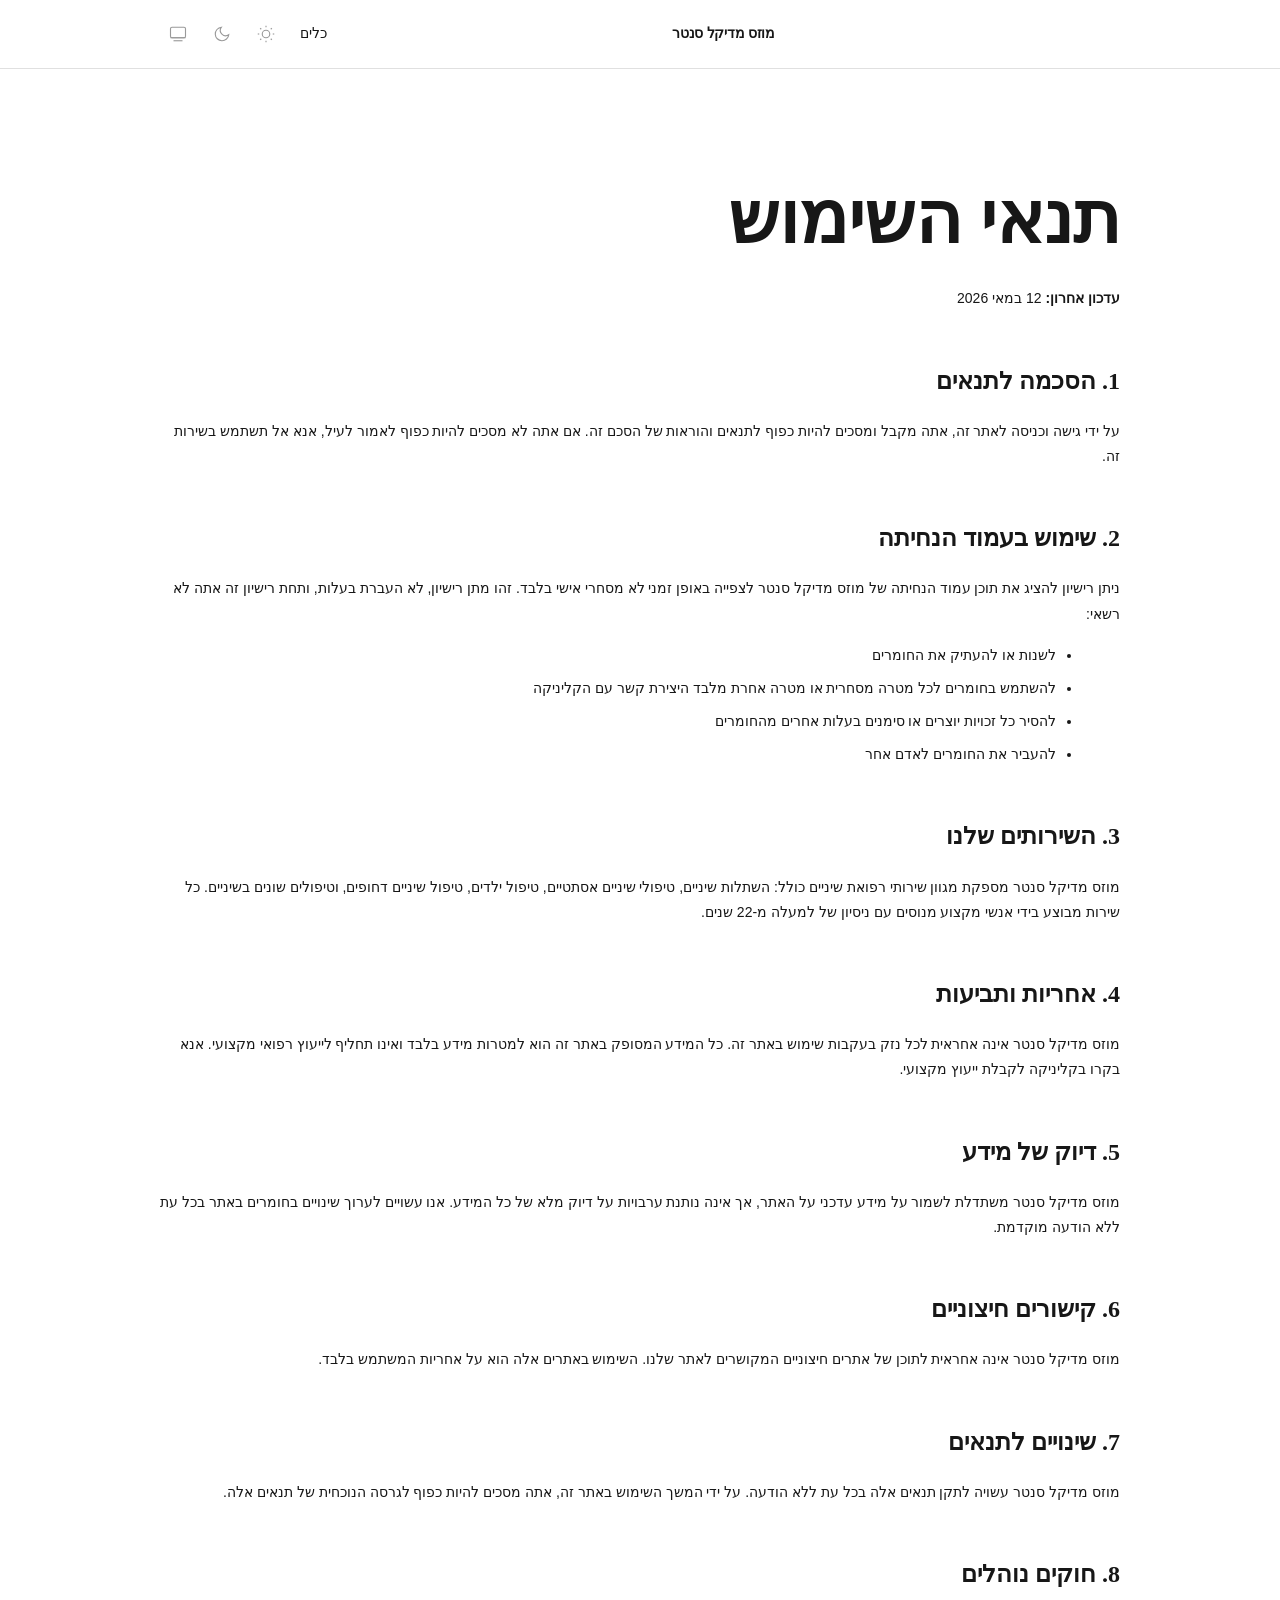
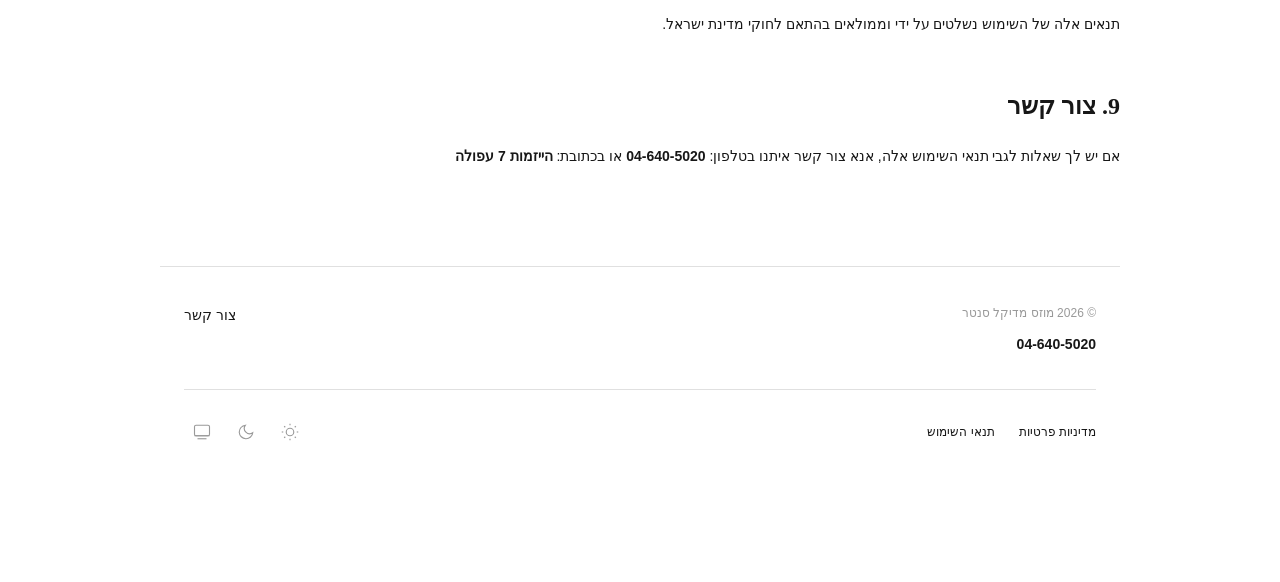
<file: public/terms-of-use-he.html>
<!DOCTYPE html>
<html lang="he" dir="rtl">
<head>
    <meta charset="UTF-8">
    <meta name="viewport" content="width=device-width, initial-scale=1.0">
    <title>תנאי השימוש - מוזס מדיקל סנטר</title>
    <style>
        :root {
            color-scheme: light dark;
        }

        :root[data-theme="dark"],
        :root {
            --background: #171717;
            --surface: #000000;
            --text-primary: #eaeaea;
            --text-muted: #686868;
            --accent: #0070f3;
            --border: #383838;
            --ease: cubic-bezier(0.5, 0.25, 0.35, 1);
        }

        :root[data-theme="light"] {
            --background: #ffffff;
            --surface: #ffffff;
            --text-primary: #171717;
            --text-muted: #999999;
            --accent: #0070f3;
            --border: #e0e0e0;
            --ease: cubic-bezier(0.5, 0.25, 0.35, 1);
        }

        body {
            background-color: var(--background);
            font-family: Geist, -apple-system, BlinkMacSystemFont, 'Segoe UI', Roboto, sans-serif;
            max-width: 960px;
            margin: 0 auto;
            padding: 96px 24px;
            line-height: 1.8;
            color: var(--text-primary);
            direction: rtl;
            transition: background-color 0.15s var(--ease), color 0.15s var(--ease);
        }
        .content {
            max-width: 960px;
            margin: 0 auto;
        }
        h1 {
            font-family: Georgia, serif;
            font-size: 72px;
            font-weight: 700;
            color: var(--text-primary);
            line-height: 1.2;
            margin: 0 0 24px 0;
        }
        h2 {
            font-family: Georgia, serif;
            font-size: 24px;
            font-weight: 700;
            color: var(--text-primary);
            margin-top: 48px;
            margin-bottom: 16px;
        }
        p {
            font-size: 14px;
            line-height: 1.8;
            color: var(--text-primary);
            margin: 0 0 16px 0;
        }
        strong {
            color: var(--text-primary);
            font-weight: 600;
        }
        ul {
            font-size: 14px;
            line-height: 1.8;
            color: var(--text-primary);
            margin: 0 24px 16px 0;
        }
        li {
            margin-bottom: 8px;
        }
        a {
            color: var(--accent);
            text-decoration: none;
            transition: color 0.15s var(--ease);
        }
        a:hover {
            color: var(--accent);
            text-decoration: underline;
        }
        hr {
            border: none;
            border-top: 1px solid var(--border);
            margin: 48px 0;
        }
    </style>
    <script>
        function updateThemeButtons() {
            const theme = localStorage.getItem('theme') || 'auto';
            ['nav-theme-light', 'nav-theme-dark', 'nav-theme-auto', 'footer-theme-light', 'footer-theme-dark', 'footer-theme-auto'].forEach(id => {
                const btn = document.getElementById(id);
                if (btn) {
                    const btnTheme = id.split('-')[2];
                    if (btnTheme === theme) {
                        btn.style.background = 'var(--surface)';
                        btn.style.border = '1px solid var(--border)';
                        btn.style.color = 'var(--text-primary)';
                    } else {
                        btn.style.background = 'transparent';
                        btn.style.border = 'none';
                        btn.style.color = 'var(--text-muted)';
                    }
                }
            });
        }

        function setTheme(newTheme) {
            localStorage.setItem('theme', newTheme);
            let effectiveTheme = newTheme;
            if (newTheme === 'auto') {
                effectiveTheme = window.matchMedia('(prefers-color-scheme: dark)').matches ? 'dark' : 'light';
            }
            document.documentElement.setAttribute('data-theme', effectiveTheme);
            updateThemeButtons();
        }

        (function() {
            const theme = localStorage.getItem('theme') || 'auto';
            let effectiveTheme = theme;
            if (theme === 'auto') {
                effectiveTheme = window.matchMedia('(prefers-color-scheme: dark)').matches ? 'dark' : 'light';
            }
            document.documentElement.setAttribute('data-theme', effectiveTheme);
            updateThemeButtons();
        })();
    </script>
</head>
<body>
    <!-- Nav -->
    <nav style="position: fixed; top: 0; left: 0; right: 0; z-index: 50; background: var(--background); border-bottom: 1px solid var(--border); color: var(--text-primary); transition: background 0.15s var(--ease), border-color 0.15s var(--ease), color 0.15s var(--ease);">
      <div style="max-width: 960px; margin: 0 auto; padding: 16px 24px; display: flex; align-items: center; justify-content: space-between; direction: rtl;">
        <div></div>
        <a href="/" style="display: flex; align-items: center; gap: 8px; color: var(--text-primary); text-decoration: none; cursor: pointer; transition: opacity 0.15s var(--ease);" onmouseover="this.style.opacity='0.8'" onmouseout="this.style.opacity='1'">
          <span style="font-size: 14px; font-weight: 700; color: var(--text-primary); letter-spacing: -0.02em;">מוזס מדיקל סנטר</span>
        </a>
        <div style="display: flex; align-items: center; gap: 16px;">
          <a href="/tools" style="color: var(--text-primary); text-decoration: none; font-size: 14px; cursor: pointer; transition: color 0.15s var(--ease);">כלים</a>
          <div style="display: inline-flex; align-items: center; gap: 8px;">
            <button onclick="setTheme('light')" aria-label="Light mode" style="background: transparent; border: none; width: 36px; height: 36px; padding: 0; display: flex; align-items: center; justify-content: center; cursor: pointer; transition: background 0.15s var(--ease), border 0.15s var(--ease); border-radius: 50%;" id="nav-theme-light"><svg width="18" height="18" viewBox="0 0 24 24" fill="none" stroke="currentColor" stroke-width="1.5" style="color: var(--text-muted);" class="theme-icon"><circle cx="12" cy="12" r="5"/><line x1="12" y1="1" x2="12" y2="3"/><line x1="12" y1="21" x2="12" y2="23"/><line x1="4.22" y1="4.22" x2="5.64" y2="5.64"/><line x1="18.36" y1="18.36" x2="19.78" y2="19.78"/><line x1="1" y1="12" x2="3" y2="12"/><line x1="21" y1="12" x2="23" y2="12"/><line x1="4.22" y1="19.78" x2="5.64" y2="18.36"/><line x1="18.36" y1="5.64" x2="19.78" y2="4.22"/></svg></button>
            <button onclick="setTheme('dark')" aria-label="Dark mode" style="background: transparent; border: none; width: 36px; height: 36px; padding: 0; display: flex; align-items: center; justify-content: center; cursor: pointer; transition: background 0.15s var(--ease), border 0.15s var(--ease); border-radius: 50%;" id="nav-theme-dark"><svg width="18" height="18" viewBox="0 0 24 24" fill="none" stroke="currentColor" stroke-width="1.5" style="color: var(--text-muted);" class="theme-icon"><path d="M21 12.79A9 9 0 1 1 11.21 3 7 7 0 0 0 21 12.79z"/></svg></button>
            <button onclick="setTheme('auto')" aria-label="Auto mode" style="background: transparent; border: none; width: 36px; height: 36px; padding: 0; display: flex; align-items: center; justify-content: center; cursor: pointer; transition: background 0.15s var(--ease), border 0.15s var(--ease); border-radius: 50%;" id="nav-theme-auto"><svg width="18" height="18" viewBox="0 0 24 24" fill="none" stroke="currentColor" stroke-width="1.5" style="color: var(--text-muted);" class="theme-icon"><rect x="2" y="3" width="20" height="14" rx="2" ry="2"/><line x1="2" y1="17" x2="22" y2="17"/><line x1="6" y1="21" x2="18" y2="21"/></svg></button>
          </div>
        </div>
      </div>
    </nav>
    <div style="height: 80px;"></div>

    <div class="content">
    <h1>תנאי השימוש</h1>
    <p><strong>עדכון אחרון:</strong> 12 במאי 2026</p>

    <h2>1. הסכמה לתנאים</h2>
    <p>על ידי גישה וכניסה לאתר זה, אתה מקבל ומסכים להיות כפוף לתנאים והוראות של הסכם זה. אם אתה לא מסכים להיות כפוף לאמור לעיל, אנא אל תשתמש בשירות זה.</p>

    <h2>2. שימוש בעמוד הנחיתה</h2>
    <p>ניתן רישיון להציג את תוכן עמוד הנחיתה של מוזס מדיקל סנטר לצפייה באופן זמני לא מסחרי אישי בלבד. זהו מתן רישיון, לא העברת בעלות, ותחת רישיון זה אתה לא רשאי:</p>
    <ul>
        <li>לשנות או להעתיק את החומרים</li>
        <li>להשתמש בחומרים לכל מטרה מסחרית או מטרה אחרת מלבד היצירת קשר עם הקליניקה</li>
        <li>להסיר כל זכויות יוצרים או סימנים בעלות אחרים מהחומרים</li>
        <li>להעביר את החומרים לאדם אחר</li>
    </ul>

    <h2>3. השירותים שלנו</h2>
    <p>מוזס מדיקל סנטר מספקת מגוון שירותי רפואת שיניים כולל: השתלות שיניים, טיפולי שיניים אסתטיים, טיפול ילדים, טיפול שיניים דחופים, וטיפולים שונים בשיניים. כל שירות מבוצע בידי אנשי מקצוע מנוסים עם ניסיון של למעלה מ-22 שנים.</p>

    <h2>4. אחריות ותביעות</h2>
    <p>מוזס מדיקל סנטר אינה אחראית לכל נזק בעקבות שימוש באתר זה. כל המידע המסופק באתר זה הוא למטרות מידע בלבד ואינו תחליף לייעוץ רפואי מקצועי. אנא בקרו בקליניקה לקבלת ייעוץ מקצועי.</p>

    <h2>5. דיוק של מידע</h2>
    <p>מוזס מדיקל סנטר משתדלת לשמור על מידע עדכני על האתר, אך אינה נותנת ערבויות על דיוק מלא של כל המידע. אנו עשויים לערוך שינויים בחומרים באתר בכל עת ללא הודעה מוקדמת.</p>

    <h2>6. קישורים חיצוניים</h2>
    <p>מוזס מדיקל סנטר אינה אחראית לתוכן של אתרים חיצוניים המקושרים לאתר שלנו. השימוש באתרים אלה הוא על אחריות המשתמש בלבד.</p>

    <h2>7. שינויים לתנאים</h2>
    <p>מוזס מדיקל סנטר עשויה לתקן תנאים אלה בכל עת ללא הודעה. על ידי המשך השימוש באתר זה, אתה מסכים להיות כפוף לגרסה הנוכחית של תנאים אלה.</p>

    <h2>8. חוקים נוהלים</h2>
    <p>תנאים אלה של השימוש נשלטים על ידי וממולאים בהתאם לחוקי מדינת ישראל.</p>

    <h2>9. צור קשר</h2>
    <p>אם יש לך שאלות לגבי תנאי השימוש אלה, אנא צור קשר איתנו בטלפון: <strong>04-640-5020</strong> או בכתובת: <strong>הייזמות 7 עפולה</strong></p>
    </div>

    <!-- Footer -->
    <footer style="padding: 36px 24px; border-top: 1px solid var(--border); background-color: var(--background); transition: background 0.15s var(--ease), border-color 0.15s var(--ease); margin-top: 96px;">
      <div style="max-width: 960px; margin: 0 auto;">
        <div style="display: flex; flex-direction: row; align-items: flex-start; justify-content: space-between; gap: 32px; margin-bottom: 32px; direction: rtl;">
          <div style="display: flex; flex-direction: column; gap: 8px;">
            <p style="font-size: 12px; font-family: Geist, sans-serif; color: var(--text-muted); margin: 0;">© 2026 מוזס מדיקל סנטר</p>
            <p style="font-size: 14px; font-family: Geist, sans-serif; font-weight: 600; color: var(--text-primary); margin: 0;">04-640-5020</p>
          </div>
          <a href="tel:0464050520" style="font-size: 14px; font-family: Geist, sans-serif; color: var(--text-primary); text-decoration: none; transition: color 0.15s var(--ease);" onmouseover="this.style.color='var(--accent)'" onmouseout="this.style.color='var(--text-primary)'">צור קשר</a>
        </div>
        <div style="border-top: 1px solid var(--border); padding-top: 24px;">
          <div style="display: flex; flex-direction: row; align-items: center; justify-content: space-between; direction: rtl;">
            <div style="display: flex; flex-direction: row; gap: 24px;">
              <a href="/privacy-policy-he.html" style="font-size: 12px; font-family: Geist, sans-serif; color: var(--text-primary); text-decoration: none; transition: color 0.15s var(--ease);" onmouseover="this.style.color='var(--accent)'" onmouseout="this.style.color='var(--text-primary)'">מדיניות פרטיות</a>
              <a href="/terms-of-use-he.html" style="font-size: 12px; font-family: Geist, sans-serif; color: var(--text-primary); text-decoration: none; transition: color 0.15s var(--ease);" onmouseover="this.style.color='var(--accent)'" onmouseout="this.style.color='var(--text-primary)'">תנאי השימוש</a>
            </div>
            <div style="display: inline-flex; align-items: center; gap: 8px;">
              <button onclick="setTheme('light')" aria-label="Light mode" style="background: transparent; border: none; width: 36px; height: 36px; padding: 0; display: flex; align-items: center; justify-content: center; cursor: pointer; transition: background 0.15s var(--ease), border 0.15s var(--ease); border-radius: 50%;" id="footer-theme-light"><svg width="18" height="18" viewBox="0 0 24 24" fill="none" stroke="currentColor" stroke-width="1.5" style="color: var(--text-muted);" class="theme-icon"><circle cx="12" cy="12" r="5"/><line x1="12" y1="1" x2="12" y2="3"/><line x1="12" y1="21" x2="12" y2="23"/><line x1="4.22" y1="4.22" x2="5.64" y2="5.64"/><line x1="18.36" y1="18.36" x2="19.78" y2="19.78"/><line x1="1" y1="12" x2="3" y2="12"/><line x1="21" y1="12" x2="23" y2="12"/><line x1="4.22" y1="19.78" x2="5.64" y2="18.36"/><line x1="18.36" y1="5.64" x2="19.78" y2="4.22"/></svg></button>
              <button onclick="setTheme('dark')" aria-label="Dark mode" style="background: transparent; border: none; width: 36px; height: 36px; padding: 0; display: flex; align-items: center; justify-content: center; cursor: pointer; transition: background 0.15s var(--ease), border 0.15s var(--ease); border-radius: 50%;" id="footer-theme-dark"><svg width="18" height="18" viewBox="0 0 24 24" fill="none" stroke="currentColor" stroke-width="1.5" style="color: var(--text-muted);" class="theme-icon"><path d="M21 12.79A9 9 0 1 1 11.21 3 7 7 0 0 0 21 12.79z"/></svg></button>
              <button onclick="setTheme('auto')" aria-label="Auto mode" style="background: transparent; border: none; width: 36px; height: 36px; padding: 0; display: flex; align-items: center; justify-content: center; cursor: pointer; transition: background 0.15s var(--ease), border 0.15s var(--ease); border-radius: 50%;" id="footer-theme-auto"><svg width="18" height="18" viewBox="0 0 24 24" fill="none" stroke="currentColor" stroke-width="1.5" style="color: var(--text-muted);" class="theme-icon"><rect x="2" y="3" width="20" height="14" rx="2" ry="2"/><line x1="2" y1="17" x2="22" y2="17"/><line x1="6" y1="21" x2="18" y2="21"/></svg></button>
            </div>
          </div>
        </div>
      </div>
    </footer>
</body>
</html>
</file>
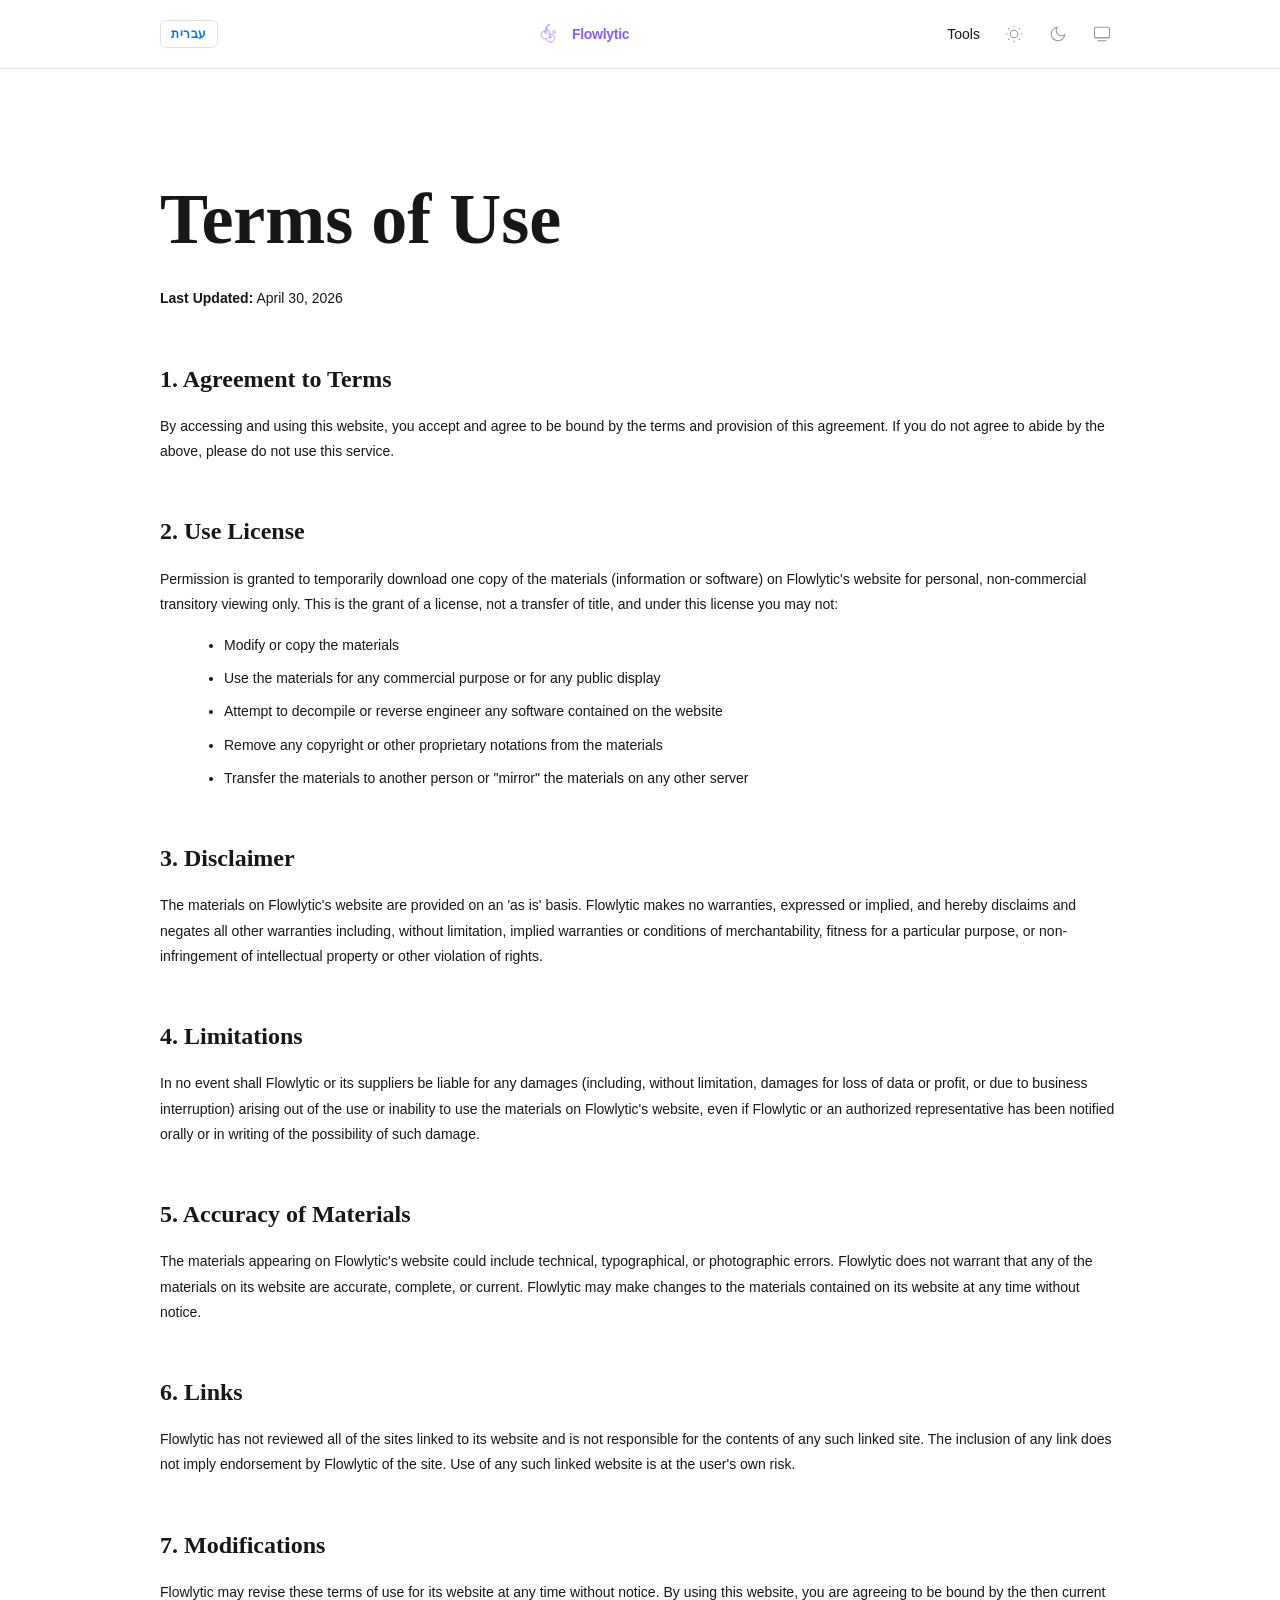
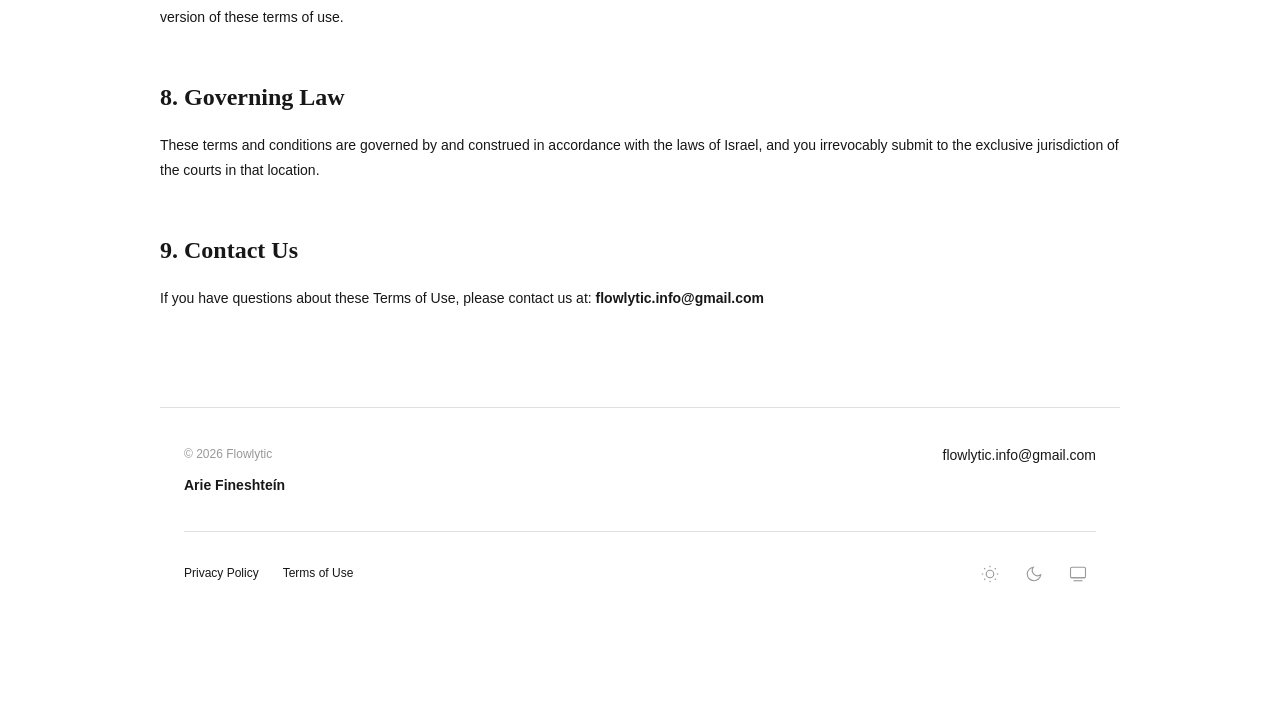
<file: public/terms-of-use.html>
<!DOCTYPE html>
<html lang="en">
<head>
    <meta charset="UTF-8">
    <meta name="viewport" content="width=device-width, initial-scale=1.0">
    <title>Terms of Use - Flowlytic</title>
    <style>
        :root {
            color-scheme: light dark;
        }

        :root[data-theme="dark"],
        :root {
            --background: #171717;
            --surface: #000000;
            --text-primary: #eaeaea;
            --text-muted: #686868;
            --accent: #0070f3;
            --border: #383838;
            --ease: cubic-bezier(0.5, 0.25, 0.35, 1);
        }

        :root[data-theme="light"] {
            --background: #ffffff;
            --surface: #ffffff;
            --text-primary: #171717;
            --text-muted: #999999;
            --accent: #0070f3;
            --border: #e0e0e0;
            --ease: cubic-bezier(0.5, 0.25, 0.35, 1);
        }

        body {
            font-family: Geist, -apple-system, BlinkMacSystemFont, 'Segoe UI', Roboto, sans-serif;
            background-color: var(--background);
            max-width: 960px;
            margin: 0 auto;
            padding: 96px 24px;
            line-height: 1.6;
            color: var(--text-primary);
            transition: background-color 0.15s var(--ease), color 0.15s var(--ease);
        }
        .content {
            max-width: 960px;
            margin: 0 auto;
        }
        h1 {
            font-family: Georgia, serif;
            font-size: 72px;
            font-weight: 700;
            color: var(--text-primary);
            line-height: 1.2;
            margin: 0 0 24px 0;
        }
        h2 {
            font-family: Georgia, serif;
            font-size: 24px;
            font-weight: 700;
            color: var(--text-primary);
            margin-top: 48px;
            margin-bottom: 16px;
        }
        p {
            font-size: 14px;
            line-height: 1.8;
            color: var(--text-primary);
            margin: 0 0 16px 0;
        }
        strong {
            color: var(--text-primary);
            font-weight: 600;
        }
        ul {
            font-size: 14px;
            line-height: 1.8;
            color: var(--text-primary);
            margin: 0 0 16px 24px;
        }
        li {
            margin-bottom: 8px;
        }
        a {
            color: var(--accent);
            text-decoration: none;
            transition: color 0.15s var(--ease);
        }
        a:hover {
            color: var(--accent);
            text-decoration: underline;
        }
        hr {
            border: none;
            border-top: 1px solid var(--border);
            margin: 48px 0;
        }
    </style>
    <script>
        function updateThemeButtons() {
            const theme = localStorage.getItem('theme') || 'auto';
            ['nav-theme-light', 'nav-theme-dark', 'nav-theme-auto', 'footer-theme-light', 'footer-theme-dark', 'footer-theme-auto'].forEach(id => {
                const btn = document.getElementById(id);
                if (btn) {
                    const btnTheme = id.split('-')[2];
                    if (btnTheme === theme) {
                        btn.style.background = 'var(--surface)';
                        btn.style.border = '1px solid var(--border)';
                        btn.style.color = 'var(--text-primary)';
                    } else {
                        btn.style.background = 'transparent';
                        btn.style.border = 'none';
                        btn.style.color = 'var(--text-muted)';
                    }
                }
            });
        }

        function setTheme(newTheme) {
            localStorage.setItem('theme', newTheme);
            let effectiveTheme = newTheme;
            if (newTheme === 'auto') {
                effectiveTheme = window.matchMedia('(prefers-color-scheme: dark)').matches ? 'dark' : 'light';
            }
            document.documentElement.setAttribute('data-theme', effectiveTheme);
            updateThemeButtons();
        }

        (function() {
            const theme = localStorage.getItem('theme') || 'auto';
            let effectiveTheme = theme;
            if (theme === 'auto') {
                effectiveTheme = window.matchMedia('(prefers-color-scheme: dark)').matches ? 'dark' : 'light';
            }
            document.documentElement.setAttribute('data-theme', effectiveTheme);
            updateThemeButtons();
        })();
    </script>
</head>
<body>
    <!-- Nav -->
    <nav style="position: fixed; top: 0; left: 0; right: 0; z-index: 50; background: var(--background); border-bottom: 1px solid var(--border); color: var(--text-primary); transition: background 0.15s var(--ease), border-color 0.15s var(--ease), color 0.15s var(--ease);">
      <div style="max-width: 960px; margin: 0 auto; padding: 16px 24px; display: flex; align-items: center; justify-content: space-between;">
        <div style="display: flex; align-items: center; gap: 16px;">
          <button onclick="location.href='/terms-of-use-he.html'" style="font-size: 12px; font-weight: 600; text-transform: uppercase; letter-spacing: 0.05em; padding: 6px 10px; border-radius: 6px; border: 1px solid var(--border); background-color: transparent; color: #0070f3; cursor: pointer; transition: all 0.15s var(--ease);" onmouseover="this.style.backgroundColor='var(--surface)'" onmouseout="this.style.backgroundColor='transparent'">עברית</button>
        </div>
        <a href="/" style="display: flex; align-items: center; gap: 8px; color: var(--text-primary); text-decoration: none; cursor: pointer; transition: opacity 0.15s var(--ease);" onmouseover="this.style.opacity='0.8'" onmouseout="this.style.opacity='1'">
          <svg width="28" height="28" viewBox="0 0 100 100" fill="none" xmlns="http://www.w3.org/2000/svg">
            <path d="M50 15c-8 0-14 6-14 14 0 3 1 6 2 8-2 1-4 2-6 2-8 0-14 6-14 14 0 8 6 14 14 14 2 0 4-1 6-2 0 8 6 14 14 14 8 0 14-6 14-14 0-8-6-14-14-14-2 0-4 1-6 2 1-2 2-5 2-8 0-8-6-14-14-14z" stroke="#8B5CF6" stroke-width="2" fill="none"/>
            <path d="M35 35c-4 0-8 3-8 8s3 8 8 8 8-3 8-8-3-8-8-8z" fill="#8B5CF6" opacity="0.3"/>
            <path d="M65 35c-4 0-8 3-8 8s3 8 8 8 8-3 8-8-3-8-8-8z" fill="#8B5CF6" opacity="0.3"/>
            <path d="M50 55c-3 0-6 2-6 6s2 6 6 6 6-2 6-6-2-6-6-6z" fill="#8B5CF6" opacity="0.5"/>
          </svg>
          <span style="font-size: 14px; font-weight: 700; color: #8B5CF6; letter-spacing: -0.02em;">Flowlytic</span>
        </a>
        <div style="display: flex; align-items: center; gap: 16px;">
          <a href="/tools" style="color: var(--text-primary); text-decoration: none; font-size: 14px; cursor: pointer; transition: color 0.15s var(--ease);">Tools</a>
          <div style="display: inline-flex; align-items: center; gap: 8px;">
            <button onclick="setTheme('light')" aria-label="Light mode" style="background: transparent; border: none; width: 36px; height: 36px; padding: 0; display: flex; align-items: center; justify-content: center; cursor: pointer; transition: background 0.15s var(--ease), border 0.15s var(--ease); border-radius: 50%;" id="nav-theme-light"><svg width="18" height="18" viewBox="0 0 24 24" fill="none" stroke="currentColor" stroke-width="1.5" style="color: var(--text-muted);" class="theme-icon"><circle cx="12" cy="12" r="5"/><line x1="12" y1="1" x2="12" y2="3"/><line x1="12" y1="21" x2="12" y2="23"/><line x1="4.22" y1="4.22" x2="5.64" y2="5.64"/><line x1="18.36" y1="18.36" x2="19.78" y2="19.78"/><line x1="1" y1="12" x2="3" y2="12"/><line x1="21" y1="12" x2="23" y2="12"/><line x1="4.22" y1="19.78" x2="5.64" y2="18.36"/><line x1="18.36" y1="5.64" x2="19.78" y2="4.22"/></svg></button>
            <button onclick="setTheme('dark')" aria-label="Dark mode" style="background: transparent; border: none; width: 36px; height: 36px; padding: 0; display: flex; align-items: center; justify-content: center; cursor: pointer; transition: background 0.15s var(--ease), border 0.15s var(--ease); border-radius: 50%;" id="nav-theme-dark"><svg width="18" height="18" viewBox="0 0 24 24" fill="none" stroke="currentColor" stroke-width="1.5" style="color: var(--text-muted);" class="theme-icon"><path d="M21 12.79A9 9 0 1 1 11.21 3 7 7 0 0 0 21 12.79z"/></svg></button>
            <button onclick="setTheme('auto')" aria-label="Auto mode" style="background: transparent; border: none; width: 36px; height: 36px; padding: 0; display: flex; align-items: center; justify-content: center; cursor: pointer; transition: background 0.15s var(--ease), border 0.15s var(--ease); border-radius: 50%;" id="nav-theme-auto"><svg width="18" height="18" viewBox="0 0 24 24" fill="none" stroke="currentColor" stroke-width="1.5" style="color: var(--text-muted);" class="theme-icon"><rect x="2" y="3" width="20" height="14" rx="2" ry="2"/><line x1="2" y1="17" x2="22" y2="17"/><line x1="6" y1="21" x2="18" y2="21"/></svg></button>
          </div>
        </div>
      </div>
    </nav>
    <div style="height: 80px;"></div>

    <div class="content">
    <h1>Terms of Use</h1>
    <p><strong>Last Updated:</strong> April 30, 2026</p>

    <h2>1. Agreement to Terms</h2>
    <p>By accessing and using this website, you accept and agree to be bound by the terms and provision of this agreement. If you do not agree to abide by the above, please do not use this service.</p>

    <h2>2. Use License</h2>
    <p>Permission is granted to temporarily download one copy of the materials (information or software) on Flowlytic's website for personal, non-commercial transitory viewing only. This is the grant of a license, not a transfer of title, and under this license you may not:</p>
    <ul>
        <li>Modify or copy the materials</li>
        <li>Use the materials for any commercial purpose or for any public display</li>
        <li>Attempt to decompile or reverse engineer any software contained on the website</li>
        <li>Remove any copyright or other proprietary notations from the materials</li>
        <li>Transfer the materials to another person or "mirror" the materials on any other server</li>
    </ul>

    <h2>3. Disclaimer</h2>
    <p>The materials on Flowlytic's website are provided on an 'as is' basis. Flowlytic makes no warranties, expressed or implied, and hereby disclaims and negates all other warranties including, without limitation, implied warranties or conditions of merchantability, fitness for a particular purpose, or non-infringement of intellectual property or other violation of rights.</p>

    <h2>4. Limitations</h2>
    <p>In no event shall Flowlytic or its suppliers be liable for any damages (including, without limitation, damages for loss of data or profit, or due to business interruption) arising out of the use or inability to use the materials on Flowlytic's website, even if Flowlytic or an authorized representative has been notified orally or in writing of the possibility of such damage.</p>

    <h2>5. Accuracy of Materials</h2>
    <p>The materials appearing on Flowlytic's website could include technical, typographical, or photographic errors. Flowlytic does not warrant that any of the materials on its website are accurate, complete, or current. Flowlytic may make changes to the materials contained on its website at any time without notice.</p>

    <h2>6. Links</h2>
    <p>Flowlytic has not reviewed all of the sites linked to its website and is not responsible for the contents of any such linked site. The inclusion of any link does not imply endorsement by Flowlytic of the site. Use of any such linked website is at the user's own risk.</p>

    <h2>7. Modifications</h2>
    <p>Flowlytic may revise these terms of use for its website at any time without notice. By using this website, you are agreeing to be bound by the then current version of these terms of use.</p>

    <h2>8. Governing Law</h2>
    <p>These terms and conditions are governed by and construed in accordance with the laws of Israel, and you irrevocably submit to the exclusive jurisdiction of the courts in that location.</p>

    <h2>9. Contact Us</h2>
    <p>If you have questions about these Terms of Use, please contact us at: <strong>flowlytic.info@gmail.com</strong></p>
    </div>

    <!-- Footer -->
    <footer style="padding: 36px 24px; border-top: 1px solid var(--border); background-color: var(--background); transition: background 0.15s var(--ease), border-color 0.15s var(--ease); margin-top: 96px;">
      <div style="max-width: 960px; margin: 0 auto;">
        <div style="display: flex; flex-direction: row; align-items: flex-start; justify-content: space-between; gap: 32px; margin-bottom: 32px;">
          <div style="display: flex; flex-direction: column; gap: 8px;">
            <p style="font-size: 12px; font-family: Geist, sans-serif; color: var(--text-muted); margin: 0;">© 2026 Flowlytic</p>
            <p style="font-size: 14px; font-family: Geist, sans-serif; font-weight: 600; color: var(--text-primary); margin: 0;">Arie Fineshteín</p>
          </div>
          <a href="mailto:flowlytic.info@gmail.com" style="font-size: 14px; font-family: Geist, sans-serif; color: var(--text-primary); text-decoration: none; transition: color 0.15s var(--ease);" onmouseover="this.style.color='var(--accent)'" onmouseout="this.style.color='var(--text-primary)'">flowlytic.info@gmail.com</a>
        </div>
        <div style="border-top: 1px solid var(--border); padding-top: 24px;">
          <div style="display: flex; flex-direction: row; align-items: center; justify-content: space-between;">
            <div style="display: flex; flex-direction: row; gap: 24px;">
              <a href="/privacy-policy.html" style="font-size: 12px; font-family: Geist, sans-serif; color: var(--text-primary); text-decoration: none; transition: color 0.15s var(--ease);" onmouseover="this.style.color='var(--accent)'" onmouseout="this.style.color='var(--text-primary)'">Privacy Policy</a>
              <a href="/terms-of-use.html" style="font-size: 12px; font-family: Geist, sans-serif; color: var(--text-primary); text-decoration: none; transition: color 0.15s var(--ease);" onmouseover="this.style.color='var(--accent)'" onmouseout="this.style.color='var(--text-primary)'">Terms of Use</a>
            </div>
            <div style="display: inline-flex; align-items: center; gap: 8px;">
              <button onclick="setTheme('light')" aria-label="Light mode" style="background: transparent; border: none; width: 36px; height: 36px; padding: 0; display: flex; align-items: center; justify-content: center; cursor: pointer; transition: background 0.15s var(--ease), border 0.15s var(--ease); border-radius: 50%;" id="footer-theme-light"><svg width="18" height="18" viewBox="0 0 24 24" fill="none" stroke="currentColor" stroke-width="1.5" style="color: var(--text-muted);" class="theme-icon"><circle cx="12" cy="12" r="5"/><line x1="12" y1="1" x2="12" y2="3"/><line x1="12" y1="21" x2="12" y2="23"/><line x1="4.22" y1="4.22" x2="5.64" y2="5.64"/><line x1="18.36" y1="18.36" x2="19.78" y2="19.78"/><line x1="1" y1="12" x2="3" y2="12"/><line x1="21" y1="12" x2="23" y2="12"/><line x1="4.22" y1="19.78" x2="5.64" y2="18.36"/><line x1="18.36" y1="5.64" x2="19.78" y2="4.22"/></svg></button>
              <button onclick="setTheme('dark')" aria-label="Dark mode" style="background: transparent; border: none; width: 36px; height: 36px; padding: 0; display: flex; align-items: center; justify-content: center; cursor: pointer; transition: background 0.15s var(--ease), border 0.15s var(--ease); border-radius: 50%;" id="footer-theme-dark"><svg width="18" height="18" viewBox="0 0 24 24" fill="none" stroke="currentColor" stroke-width="1.5" style="color: var(--text-muted);" class="theme-icon"><path d="M21 12.79A9 9 0 1 1 11.21 3 7 7 0 0 0 21 12.79z"/></svg></button>
              <button onclick="setTheme('auto')" aria-label="Auto mode" style="background: transparent; border: none; width: 36px; height: 36px; padding: 0; display: flex; align-items: center; justify-content: center; cursor: pointer; transition: background 0.15s var(--ease), border 0.15s var(--ease); border-radius: 50%;" id="footer-theme-auto"><svg width="18" height="18" viewBox="0 0 24 24" fill="none" stroke="currentColor" stroke-width="1.5" style="color: var(--text-muted);" class="theme-icon"><rect x="2" y="3" width="20" height="14" rx="2" ry="2"/><line x1="2" y1="17" x2="22" y2="17"/><line x1="6" y1="21" x2="18" y2="21"/></svg></button>
            </div>
          </div>
        </div>
      </div>
    </footer>
</body>
</html>
</file>
